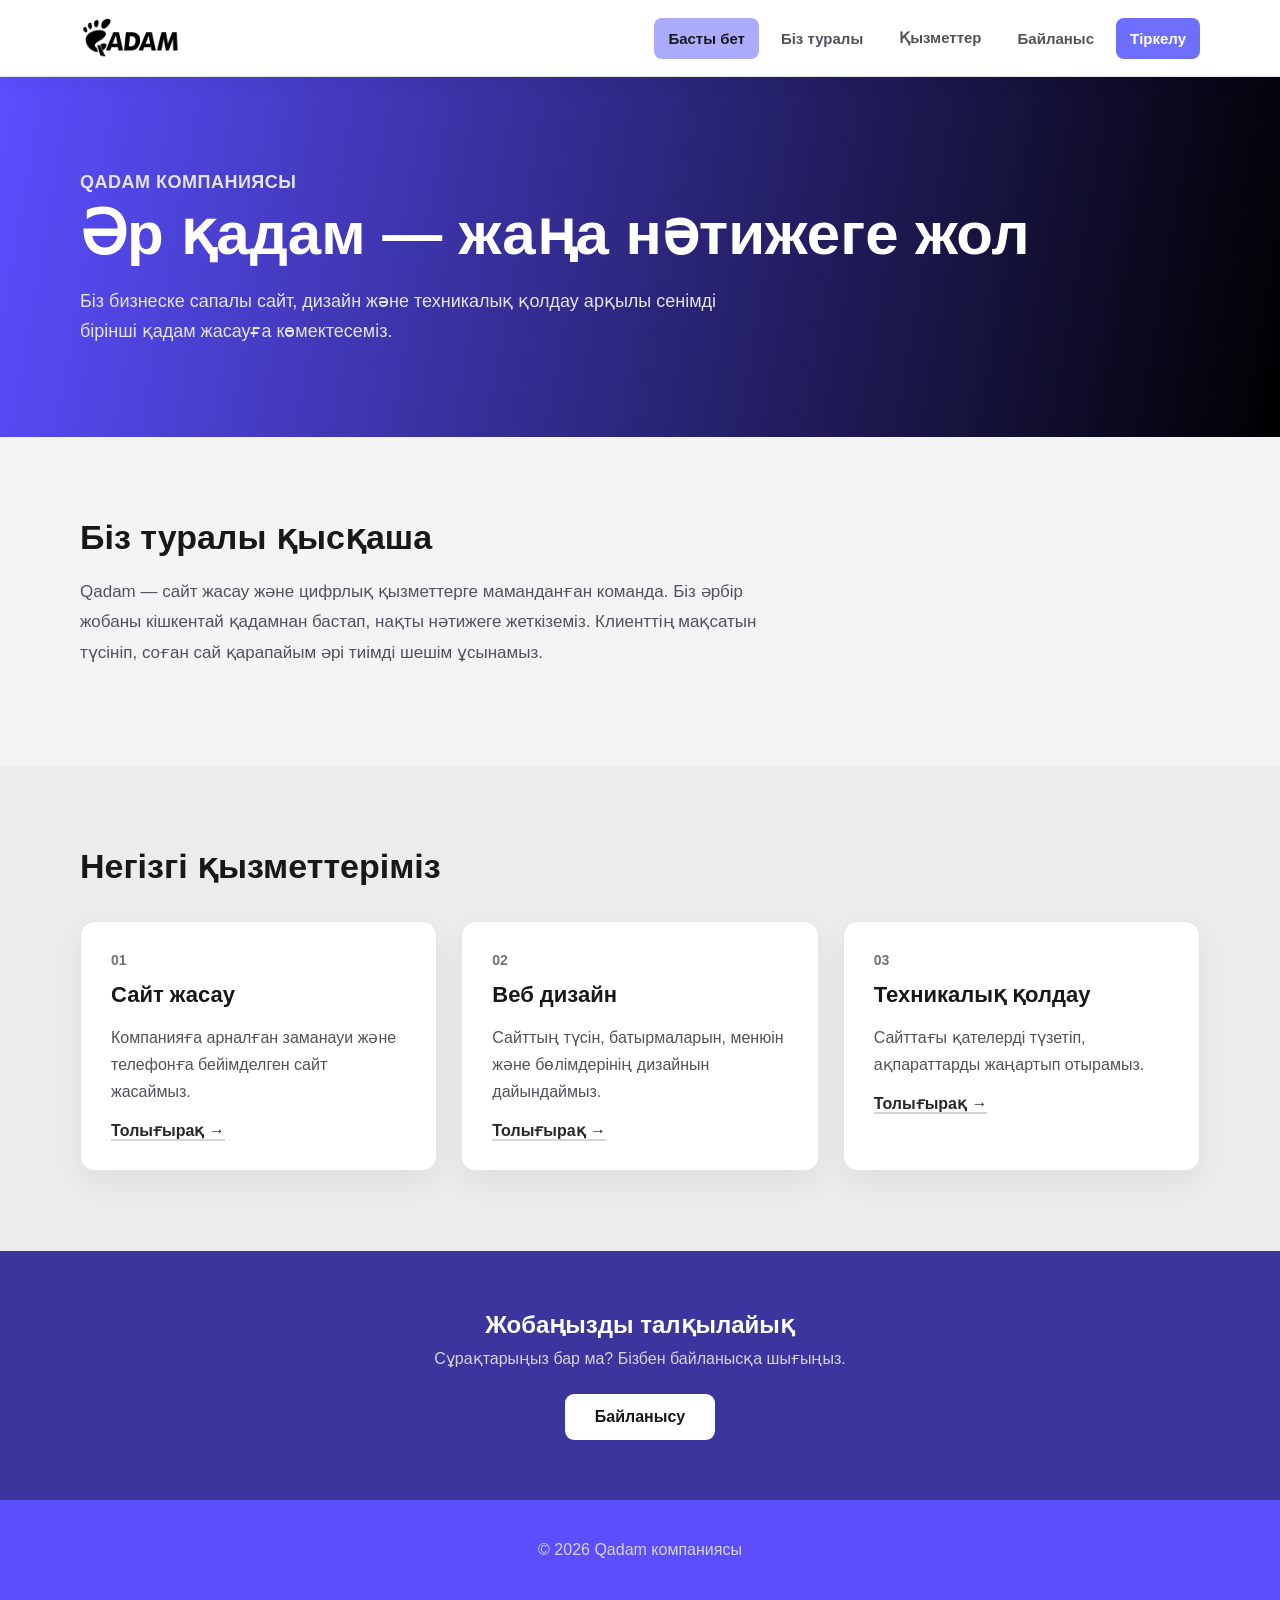
<file: index.html>
<!DOCTYPE html>
<html lang="kk">
<head>
 <meta charset="UTF-8">
 <meta name="viewport" content="width=device-width, initial-scale=1.0">
 <title>Басты бет | Qadam</title>
 <link rel="stylesheet" href="style.min.css">
</head>
<body>

 <header class="site-header">
 <div class="header-container">
 <a href="index.html" class="site-logo">
 <img src="WhatsApp Image 2026-09-09 at 12.26.31-Photoroom.png" alt="Qadam логотипі">

 </a>

 <nav class="main-menu">
 <a href="index.html" class="active">Басты бет</a>
 <a href="about.html">Біз туралы</a>
 <a href="services.html">Қызметтер</a>
 <a href="contact.html">Байланыс</a>
 <a href="register.html" class="register-link">Тіркелу</a>
 </nav>
 </div>
 </header>

 <main>
 <section class="page-banner">
 <div class="content-container">
 <p class="page-label">Qadam компаниясы</p>
 <h1>Әр қадам — жаңа нәтижеге жол</h1>
 <p>
 Біз бизнеске сапалы сайт, дизайн және техникалық қолдау
 арқылы сенімді бірінші қадам жасауға көмектесеміз.
 </p>
 </div>
 </section>

 <section class="block">
 <div class="content-container">
 <h2>Біз туралы қысқаша</h2>
 <p class="lead">
 Qadam — сайт жасау және цифрлық қызметтерге маманданған
 команда. Біз әрбір жобаны кішкентай қадамнан бастап,
 нақты нәтижеге жеткіземіз. Клиенттің мақсатын түсініп,
 соған сай қарапайым әрі тиімді шешім ұсынамыз.
 </p>
 </div>
 </section>

 <section class="block alt">
 <div class="content-container">
 <h2>Негізгі қызметтеріміз</h2>
 <div class="services-grid">
 <article class="service-card">
 <div class="service-number">01</div>
 <h3>Сайт жасау</h3>
 <p>
 Компанияға арналған заманауи және
 телефонға бейімделген сайт жасаймыз.
 </p>
 <a href="services.html">Толығырақ →</a>
 </article>
 <article class="service-card">
 <div class="service-number">02</div>
 <h3>Веб дизайн</h3>
 <p>
 Сайттың түсін, батырмаларын, менюін
 және бөлімдерінің дизайнын дайындаймыз.
 </p>
 <a href="services.html">Толығырақ →</a>
 </article>
 <article class="service-card">
 <div class="service-number">03</div>
 <h3>Техникалық қолдау</h3>
 <p>
 Сайттағы қателерді түзетіп,
 ақпараттарды жаңартып отырамыз.
 </p>
 <a href="services.html">Толығырақ →</a>
 </article>
 </div>
 </div>
 </section>

 <section class="cta-banner">
 <div class="content-container">
 <h2>Жобаңызды талқылайық</h2>
 <p>Сұрақтарыңыз бар ма? Бізбен байланысқа шығыңыз.</p>
 <a href="contact.html" class="cta-button">Байланысу</a>
 </div>
 </section>
 </main>

 <footer class="site-footer">
 <p>© 2026 Qadam компаниясы</p>
 </footer>

</body>
</html>
</file>
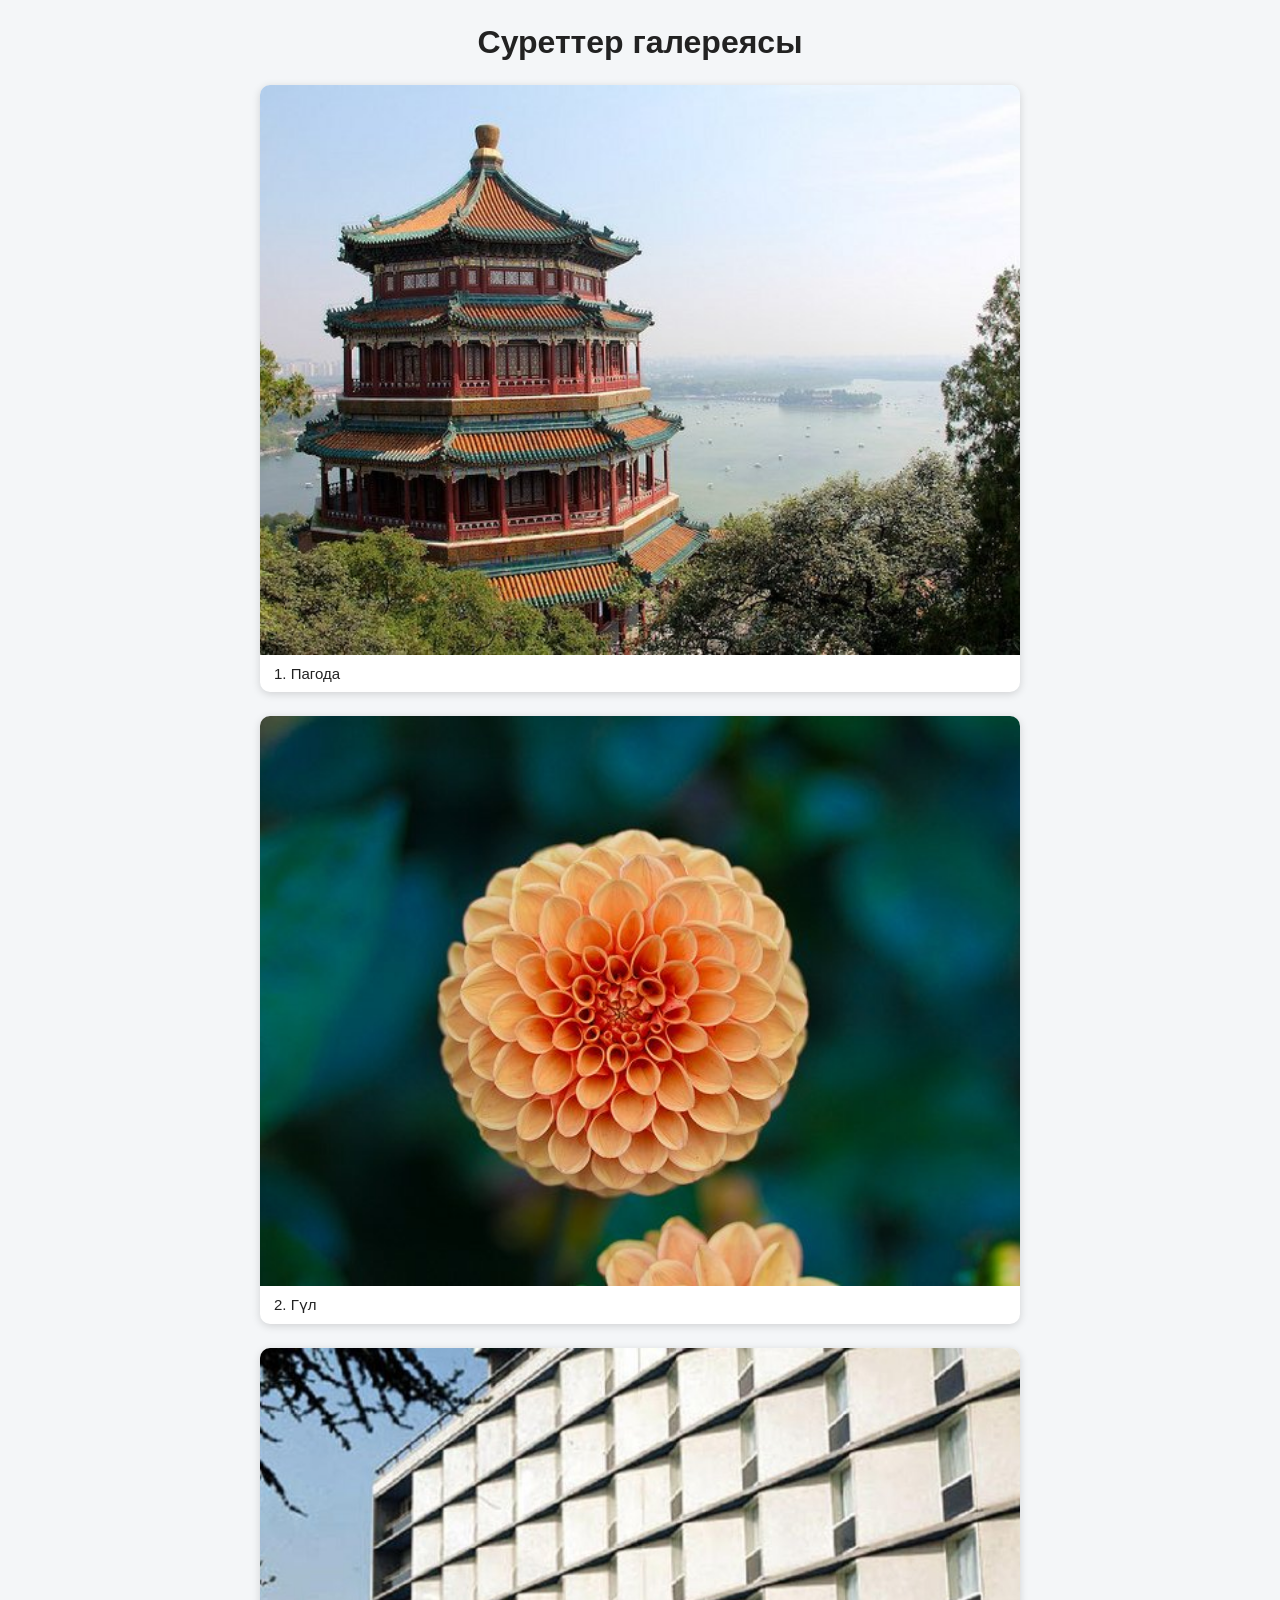
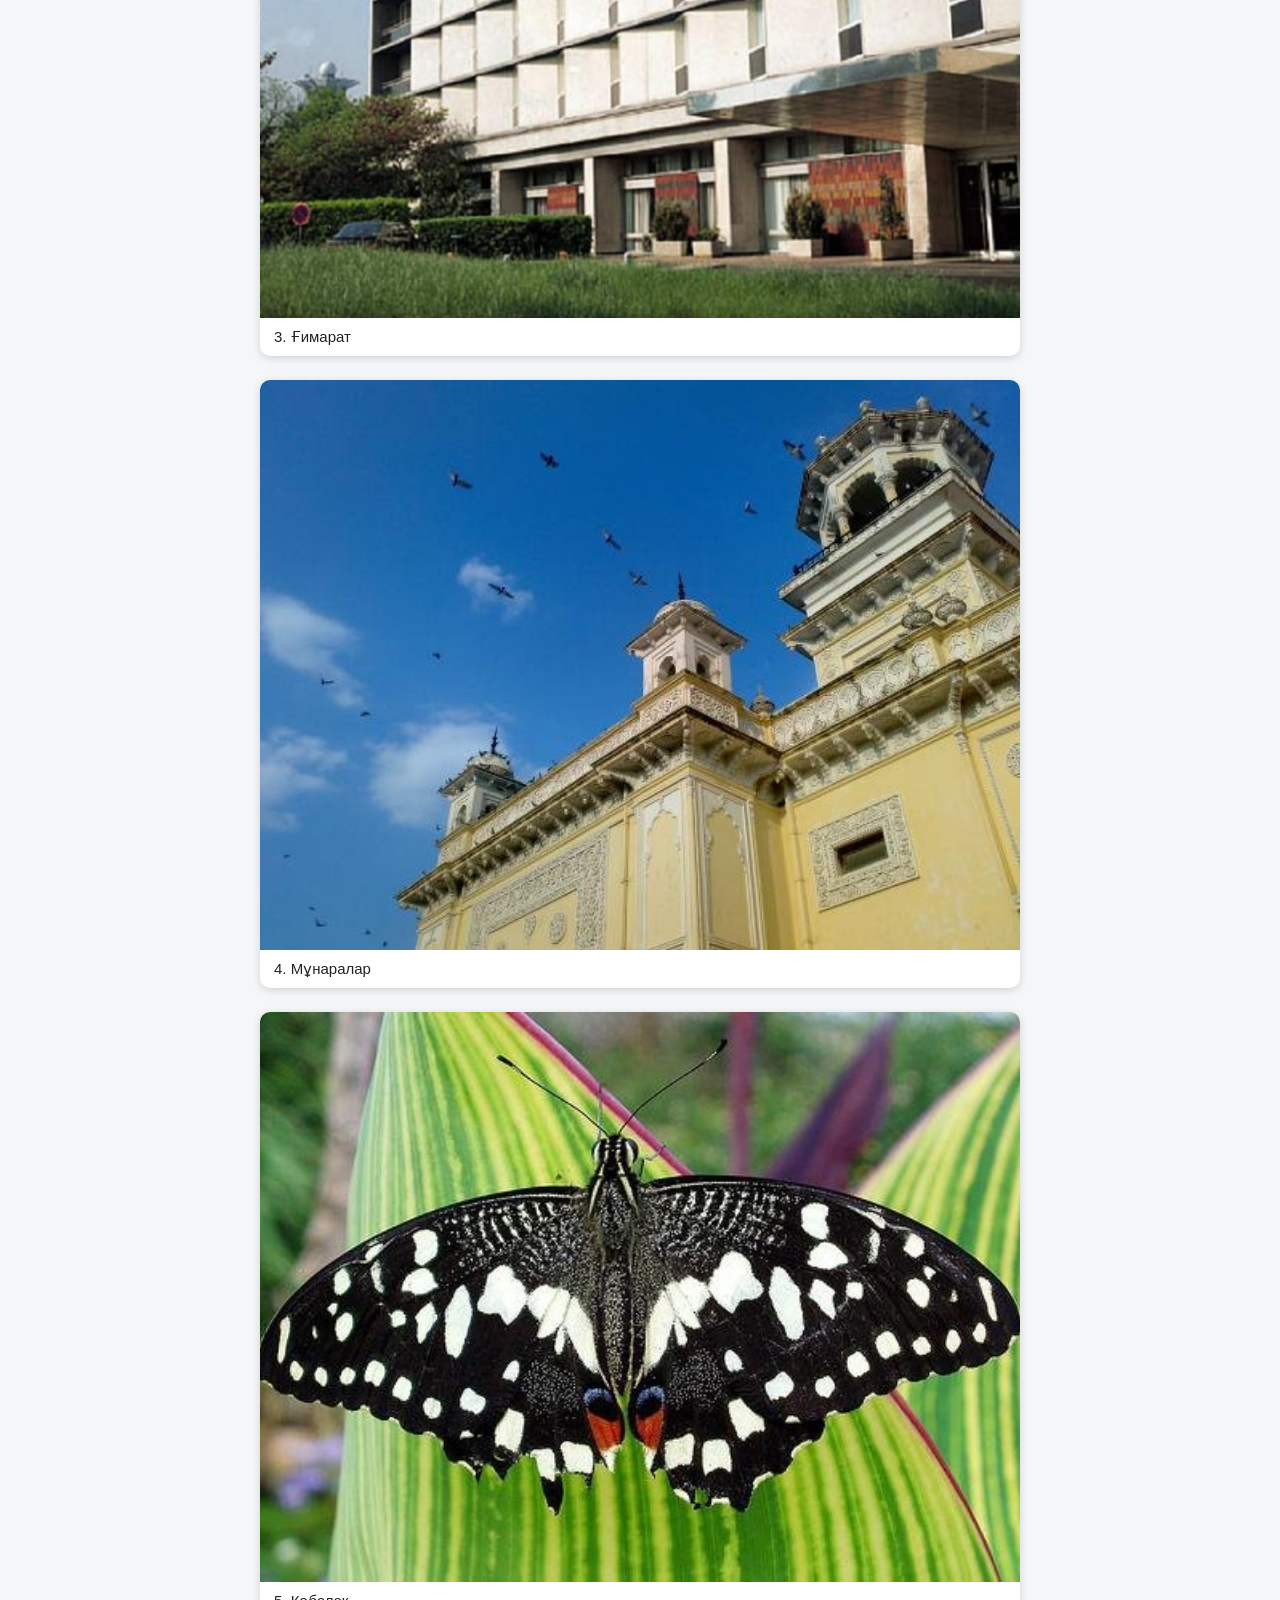
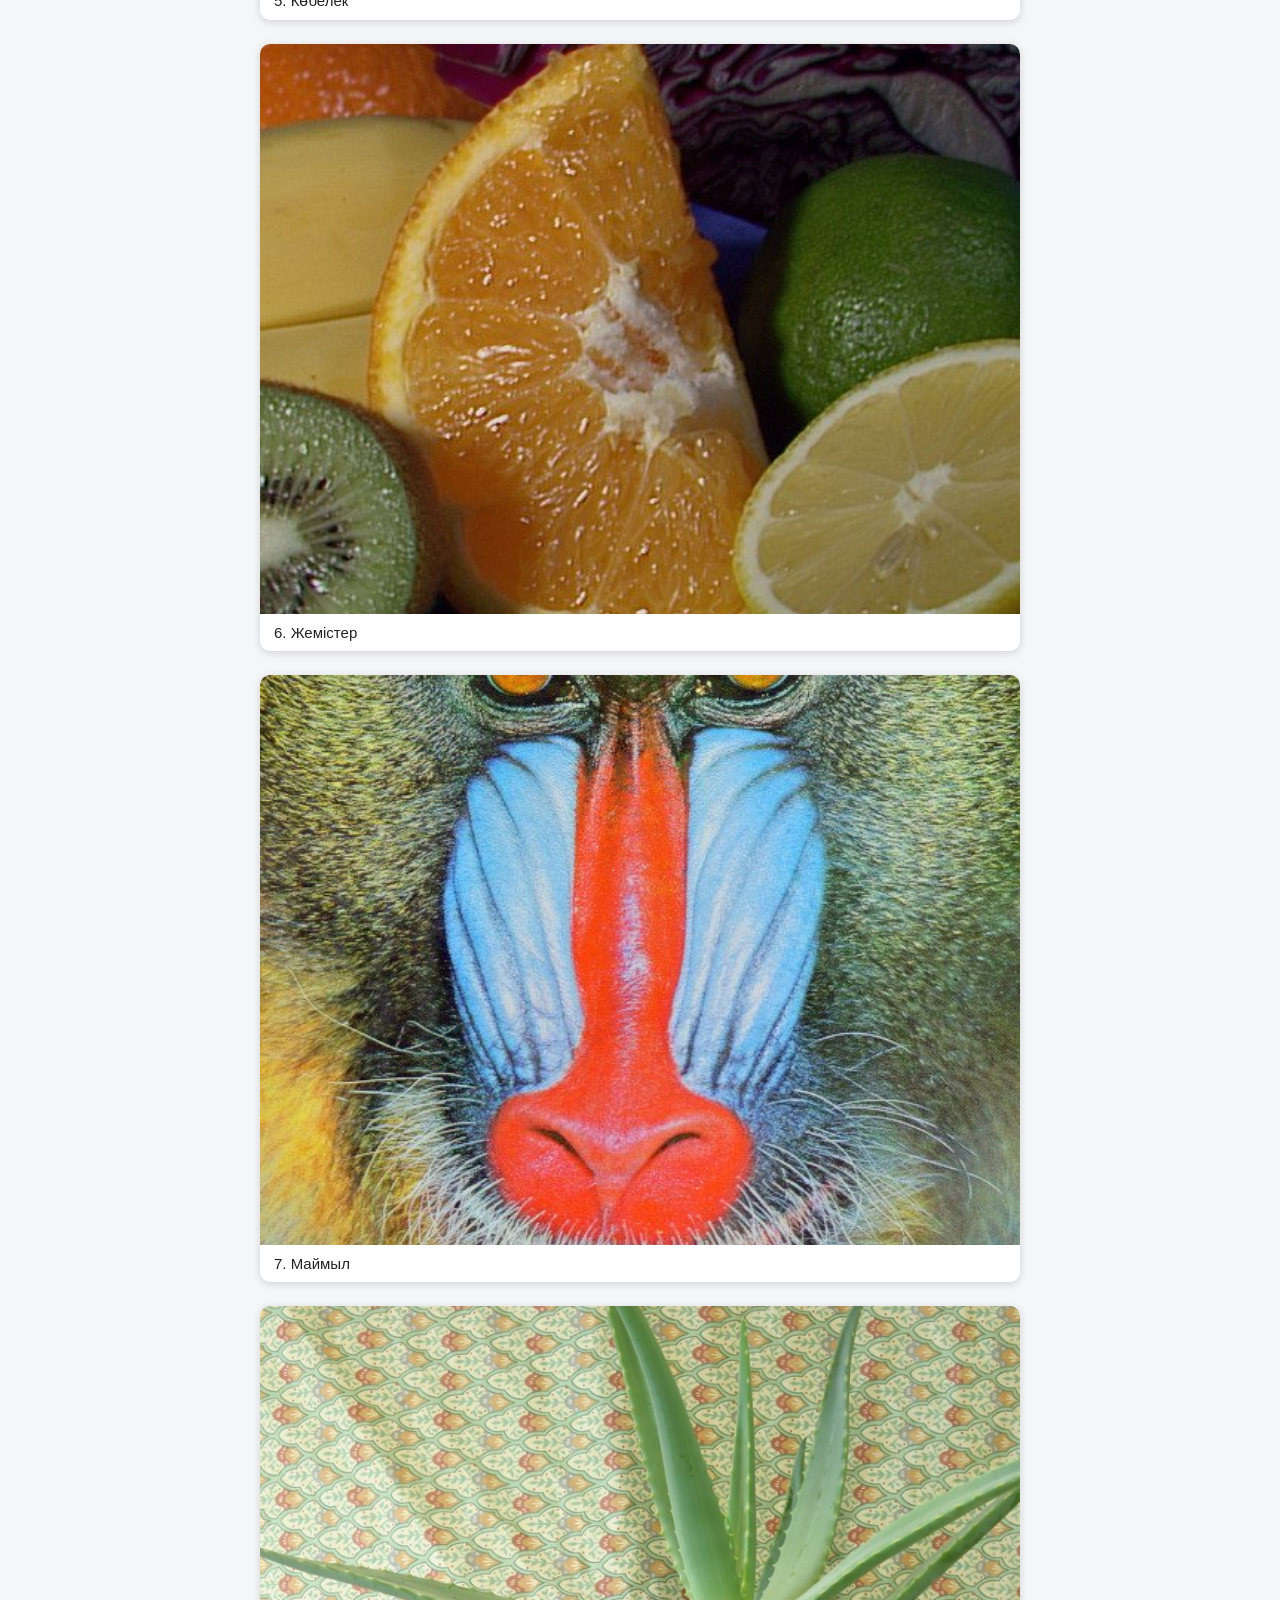
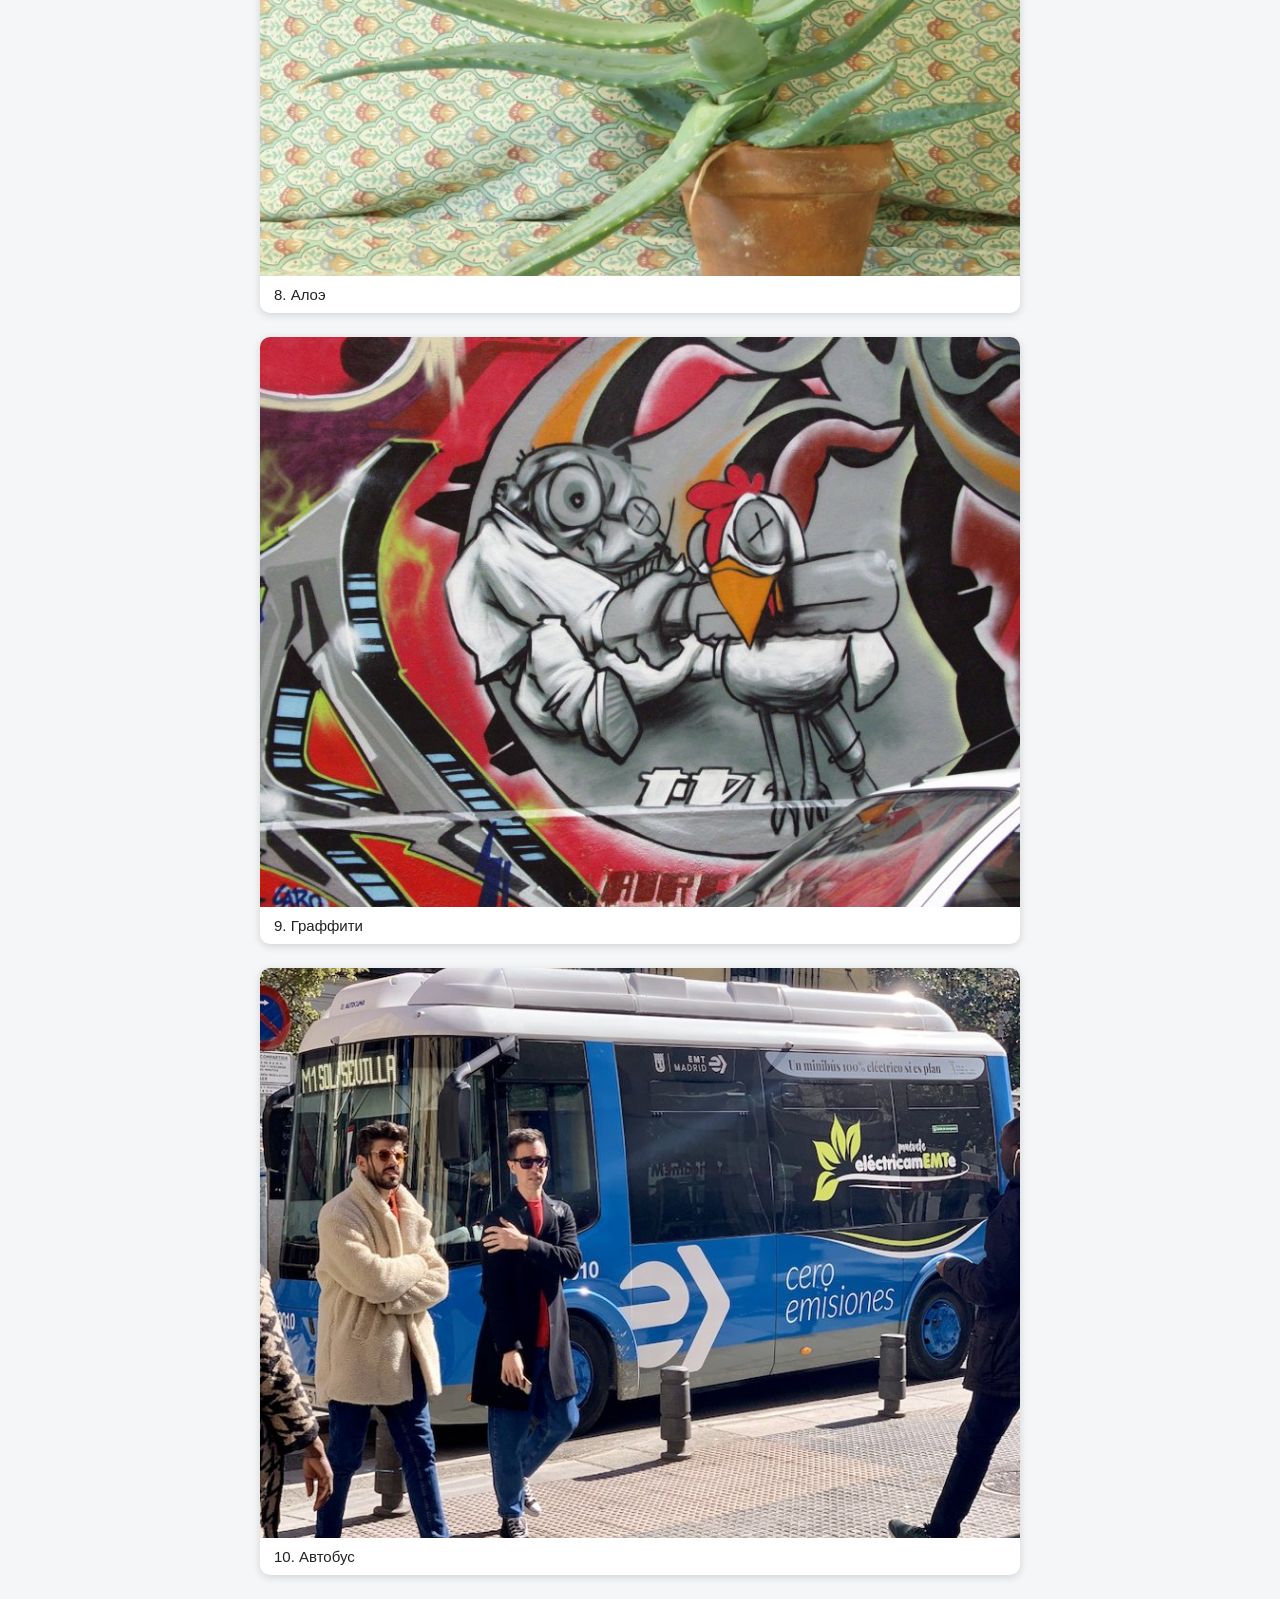
<file: docs/index.html>
<!DOCTYPE html>
<html lang="kk">
<head>
  <meta charset="UTF-8">
  <meta name="viewport" content="width=device-width, initial-scale=1">
  <title>Суреттер галереясы</title>
  <style>
    * { box-sizing: border-box; }
    body {
      margin: 0;
      padding: 24px;
      font-family: Arial, sans-serif;
      background: #f4f6f8;
      color: #222;
    }
    h1 { text-align: center; margin: 0 0 24px; }
    .gallery {
      max-width: 760px;
      margin: 0 auto;
      display: grid;
      grid-template-columns: repeat(auto-fill, minmax(min(100%, 560px), 1fr));
      gap: 24px;
    }
    figure {
      margin: 0;
      background: #fff;
      border-radius: 10px;
      overflow: hidden;
      box-shadow: 0 2px 8px rgba(0, 0, 0, .15);
    }
    img {
      display: block;
      width: 100%;
      height: auto;
      aspect-ratio: 4 / 3;
      object-fit: cover;
    }
    figcaption { padding: 10px 14px; font-size: 15px; }
  </style>
</head>
<body>
  <h1>Суреттер галереясы</h1>
  <main>
    <section class="gallery">
        <figure>
          <img
          src="images/photo1.jpg"
          alt="Қытайдағы көл жағасындағы дәстүрлі пагода"
          width="600"
          height="400"
          >
          <figcaption>1. Пагода</figcaption>
        </figure>
        <figure>
          <img
          src="images/photo2.jpg"
          alt="Қызғылт сары далия гүлі"
          width="600"
          height="400"
          >
          <figcaption>2. Гүл</figcaption>
        </figure>
        <figure>
          <img
          src="images/photo3.jpg"
          alt="Заманауи қонақүй ғимараты"
          width="600"
          height="400"
          >
          <figcaption>3. Ғимарат</figcaption>
        </figure>
        <figure>
          <img
          src="images/photo4.jpg"
          alt="Көгілдір аспандағы сарғыш мешіт мұнаралары"
          width="600"
          height="400"
          loading="lazy"
          >
          <figcaption>4. Мұнаралар</figcaption>
        </figure>
        <figure>
          <img
          src="images/photo5.jpg"
          alt="Жапырақтағы қара көбелек"
          width="600"
          height="400"
          loading="lazy"
          >
          <figcaption>5. Көбелек</figcaption>
        </figure>
        <figure>
          <img
          src="images/photo6.jpg"
          alt="Үстелдегі жеміс-жидектер"
          width="600"
          height="400"
          loading="lazy"
          >
          <figcaption>6. Жемістер</figcaption>
        </figure>
        <figure>
          <img
          src="images/photo7.jpg"
          alt="Маймылдың портреті"
          width="600"
          height="400"
          loading="lazy"
          >
          <figcaption>7. Маймыл</figcaption>
        </figure>
        <figure>
          <img
          src="images/photo8.jpg"
          alt="Құмырадағы алоэ өсімдігі"
          width="600"
          height="400"
          loading="lazy"
          >
          <figcaption>8. Алоэ</figcaption>
        </figure>
        <figure>
          <img
          src="images/photo9.jpg"
          alt="Қабырғадағы граффити суреті"
          width="600"
          height="400"
          loading="lazy"
          >
          <figcaption>9. Граффити</figcaption>
        </figure>
        <figure>
          <img
          src="images/photo10.jpg"
          alt="Қала көшесіндегі көк автобус"
          width="600"
          height="400"
          loading="lazy"
          >
          <figcaption>10. Автобус</figcaption>
        </figure>
    </section>
  </main>
</body>
</html>
</file>
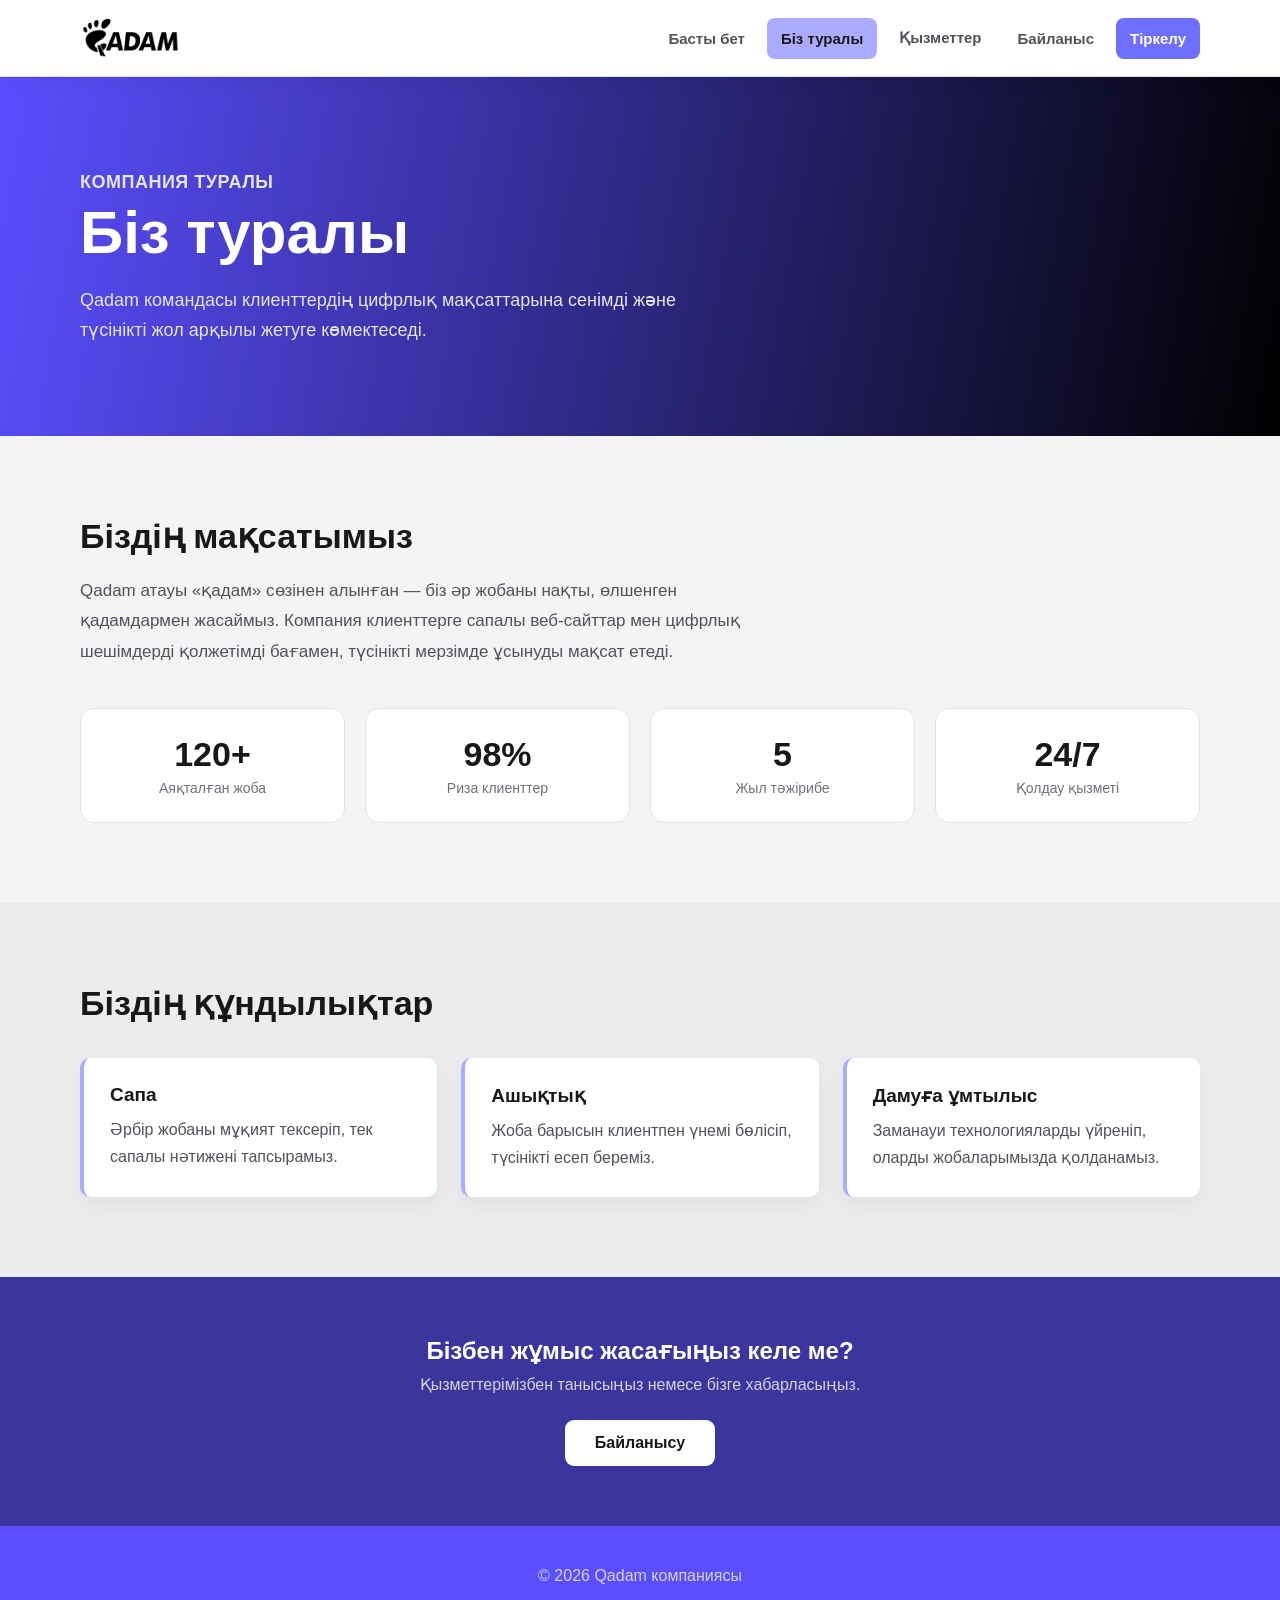
<file: about.html>
<!DOCTYPE html>
<html lang="kk">
<head>
 <meta charset="UTF-8">
 <meta name="viewport" content="width=device-width, initial-scale=1.0">
 <title>Біз туралы | Qadam</title>
 <link rel="stylesheet" href="style.min.css">
</head>
<body>

 <header class="site-header">
 <div class="header-container">
 <a href="index.html" class="site-logo">
 <img src="WhatsApp Image 2026-09-09 at 12.26.31-Photoroom.png" alt="Qadam логотипі">

 </a>

 <nav class="main-menu">
 <a href="index.html">Басты бет</a>
 <a href="about.html" class="active">Біз туралы</a>
 <a href="services.html">Қызметтер</a>
 <a href="contact.html">Байланыс</a>
 <a href="register.html" class="register-link">Тіркелу</a>
 </nav>
 </div>
 </header>

 <main>
 <section class="page-banner">
 <div class="content-container">
 <p class="page-label">Компания туралы</p>
 <h1>Біз туралы</h1>
 <p>
 Qadam командасы клиенттердің цифрлық мақсаттарына
 сенімді және түсінікті жол арқылы жетуге көмектеседі.
 </p>
 </div>
 </section>

 <section class="block">
 <div class="content-container">
 <h2>Біздің мақсатымыз</h2>
 <p class="lead">
 Qadam атауы «қадам» сөзінен алынған — біз әр жобаны
 нақты, өлшенген қадамдармен жасаймыз. Компания
 клиенттерге сапалы веб-сайттар мен цифрлық шешімдерді
 қолжетімді бағамен, түсінікті мерзімде ұсынуды мақсат
 етеді.
 </p>

 <div class="stats-grid">
 <div class="stat-card">
 <div class="stat-number">120+</div>
 <div class="stat-label">Аяқталған жоба</div>
 </div>
 <div class="stat-card">
 <div class="stat-number">98%</div>
 <div class="stat-label">Риза клиенттер</div>
 </div>
 <div class="stat-card">
 <div class="stat-number">5</div>
 <div class="stat-label">Жыл тәжірибе</div>
 </div>
 <div class="stat-card">
 <div class="stat-number">24/7</div>
 <div class="stat-label">Қолдау қызметі</div>
 </div>
 </div>
 </div>
 </section>

 <section class="block alt">
 <div class="content-container">
 <h2>Біздің құндылықтар</h2>
 <div class="values-grid">
 <div class="value-card">
 <h3>Сапа</h3>
 <p>
 Әрбір жобаны мұқият тексеріп, тек сапалы
 нәтижені тапсырамыз.
 </p>
 </div>
 <div class="value-card">
 <h3>Ашықтық</h3>
 <p>
 Жоба барысын клиентпен үнемі бөлісіп,
 түсінікті есеп береміз.
 </p>
 </div>
 <div class="value-card">
 <h3>Дамуға ұмтылыс</h3>
 <p>
 Заманауи технологияларды үйреніп,
 оларды жобаларымызда қолданамыз.
 </p>
 </div>
 </div>
 </div>
 </section>

 <section class="cta-banner">
 <div class="content-container">
 <h2>Бізбен жұмыс жасағыңыз келе ме?</h2>
 <p>Қызметтерімізбен танысыңыз немесе бізге хабарласыңыз.</p>
 <a href="contact.html" class="cta-button">Байланысу</a>
 </div>
 </section>
 </main>

 <footer class="site-footer">
 <p>© 2026 Qadam компаниясы</p>
 </footer>

</body>
</html>
</file>
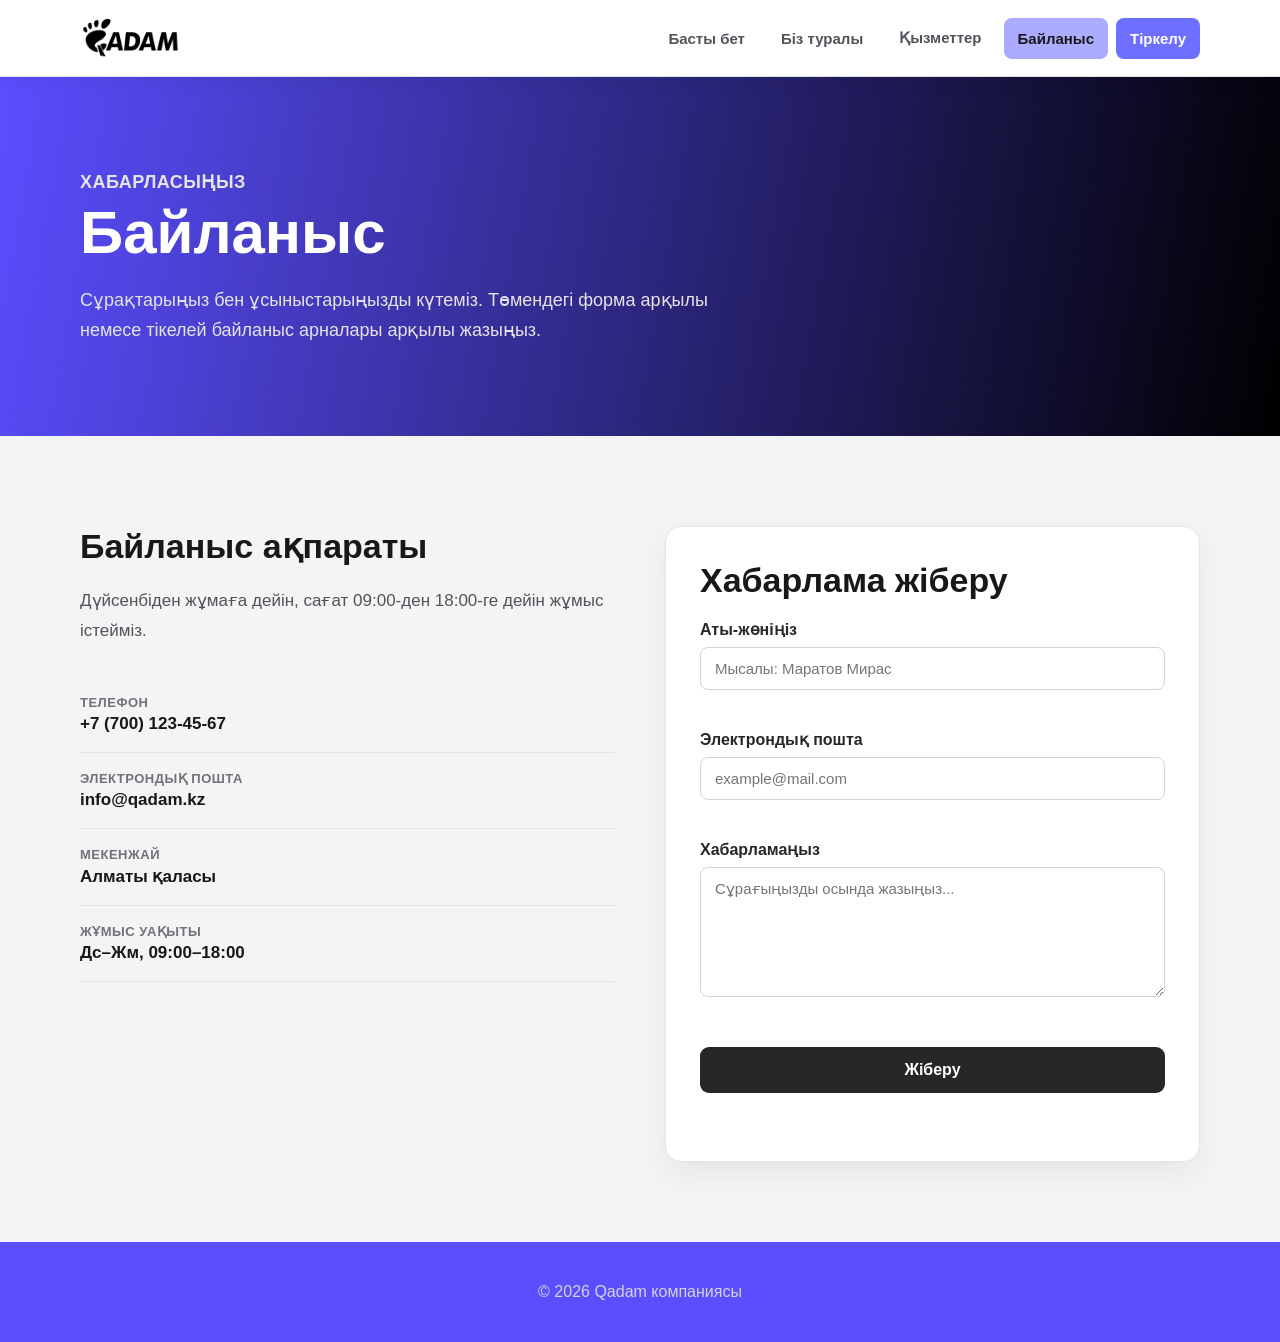
<file: contact.html>
<!DOCTYPE html>
<html lang="kk">
<head>
 <meta charset="UTF-8">
 <meta name="viewport" content="width=device-width, initial-scale=1.0">
 <title>Байланыс | Qadam</title>
 <link rel="stylesheet" href="style.min.css">
</head>
<body>

 <header class="site-header">
 <div class="header-container">
 <a href="index.html" class="site-logo">
 <img src="WhatsApp Image 2026-09-09 at 12.26.31-Photoroom.png" alt="Qadam логотипі">

 </a>

 <nav class="main-menu">
 <a href="index.html">Басты бет</a>
 <a href="about.html">Біз туралы</a>
 <a href="services.html">Қызметтер</a>
 <a href="contact.html" class="active">Байланыс</a>
 <a href="register.html" class="register-link">Тіркелу</a>
 </nav>
 </div>
 </header>

 <main>
 <section class="page-banner">
 <div class="content-container">
 <p class="page-label">Хабарласыңыз</p>
 <h1>Байланыс</h1>
 <p>
 Сұрақтарыңыз бен ұсыныстарыңызды күтеміз.
 Төмендегі форма арқылы немесе тікелей байланыс
 арналары арқылы жазыңыз.
 </p>
 </div>
 </section>

 <section class="block">
 <div class="content-container">
 <div class="contact-layout">

 <div class="contact-details">
 <h2>Байланыс ақпараты</h2>
 <p class="lead">
 Дүйсенбіден жұмаға дейін, сағат 09:00-ден
 18:00-ге дейін жұмыс істейміз.
 </p>

 <ul class="contact-info-list">
 <li>
 <span class="label">Телефон</span>
 <span class="value">+7 (700) 123-45-67</span>
 </li>
 <li>
 <span class="label">Электрондық пошта</span>
 <span class="value">info@qadam.kz</span>
 </li>
 <li>
 <span class="label">Мекенжай</span>
 <span class="value">Алматы қаласы</span>
 </li>
 <li>
 <span class="label">Жұмыс уақыты</span>
 <span class="value">Дс–Жм, 09:00–18:00</span>
 </li>
 </ul>
 </div>

 <form id="contactForm" class="contact-form" novalidate>
 <h2>Хабарлама жіберу</h2>

 <div class="form-group">
 <label for="name">Аты-жөніңіз</label>
 <input id="name" name="name" type="text" placeholder="Мысалы: Маратов Мирас">
 <small class="error"></small>
 </div>

 <div class="form-group">
 <label for="contactEmail">Электрондық пошта</label>
 <input id="contactEmail" name="contactEmail" type="email" placeholder="example@mail.com">
 <small class="error"></small>
 </div>

 <div class="form-group">
 <label for="message">Хабарламаңыз</label>
 <textarea id="message" name="message" placeholder="Сұрағыңызды осында жазыңыз..."></textarea>
 <small class="error"></small>
 </div>

 <button class="submit-button" type="submit">Жіберу</button>

 <p id="contactFormMessage" class="form-message" aria-live="polite"></p>
 </form>

 </div>
 </div>
 </section>
 </main>

 <footer class="site-footer">
 <p>© 2026 Qadam компаниясы</p>
 </footer>

 <script src="contact.min.js" defer></script>
</body>
</html>
</file>
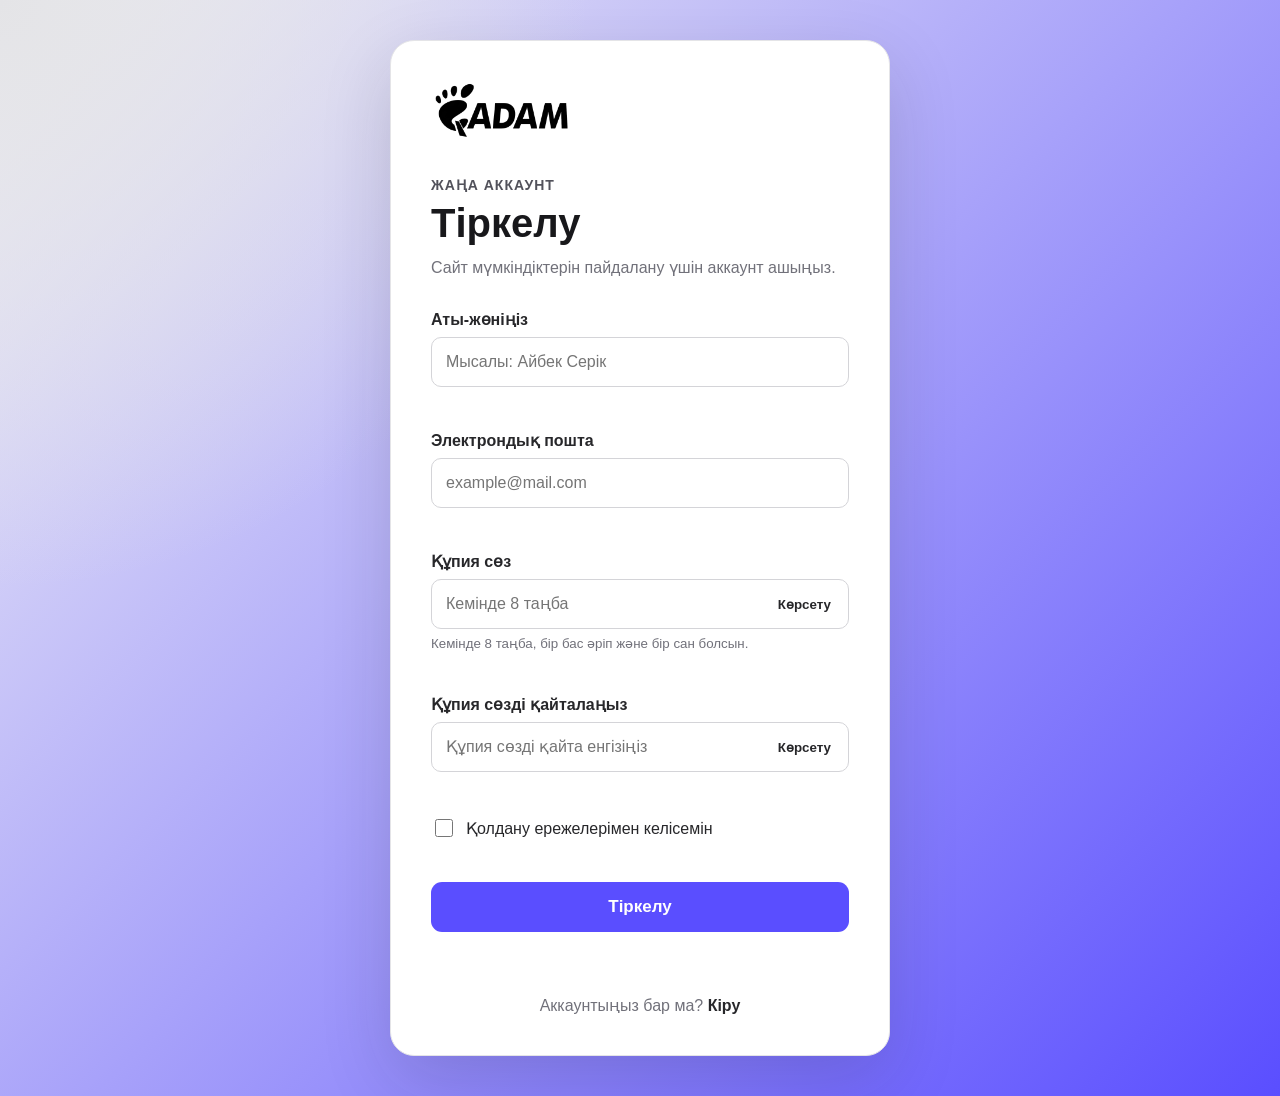
<file: register.html>
<!DOCTYPE html>
<html lang="kk">
<head>
 <meta charset="UTF-8">
 <meta name="viewport" content="width=device-width, initial-scale=1.0">

 <title>Тіркелу | Qadam</title>

 <link rel="stylesheet" href="register.min.css">
 <script src="register.min.js" defer></script>
</head>

<body>

 <main class="register-page">
 <section class="register-card">

 <a class="logo" href="index.html">
 <img src="WhatsApp Image 2026-09-09 at 12.26.31-Photoroom.png" alt="Qadam логотипі">
 </a>

 <div class="heading">
 <p class="label">Жаңа аккаунт</p>
 <h1>Тіркелу</h1>
 <p>Сайт мүмкіндіктерін пайдалану үшін аккаунт ашыңыз.</p>
 </div>

 <form id="registerForm" novalidate>

 <div class="form-group">
 <label for="fullName">Аты-жөніңіз</label>

 <input
 id="fullName"
 name="fullName"
 type="text"
 placeholder="Мысалы: Айбек Серік"
 autocomplete="name"
 >

 <small class="error"></small>
 </div>

 <div class="form-group">
 <label for="email">Электрондық пошта</label>

 <input
 id="email"
 name="email"
 type="email"
 placeholder="example@mail.com"
 autocomplete="email"
 >

 <small class="error"></small>
 </div>

 <div class="form-group">
 <label for="password">Құпия сөз</label>

 <div class="password-box">
 <input
 id="password"
 name="password"
 type="password"
 placeholder="Кемінде 8 таңба"
 autocomplete="new-password"
 >

 <button
 class="show-password"
 type="button"
 data-target="password"
 >
Көрсету
 </button>
 </div>

 <small class="hint">
Кемінде 8 таңба, бір бас әріп және бір сан болсын.
 </small>

 <small class="error"></small>
 </div>

 <div class="form-group">
 <label for="confirmPassword">Құпия сөзді қайталаңыз</label>

 <div class="password-box">
 <input
 id="confirmPassword"
 name="confirmPassword"
 type="password"
 placeholder="Құпия сөзді қайта енгізіңіз"
 autocomplete="new-password"
 >

 <button
 class="show-password"
 type="button"
 data-target="confirmPassword"
 >
Көрсету
 </button>
</div>

 <small class="error"></small>
 </div>

 <label class="terms">
 <input id="terms" name="terms" type="checkbox">
 <span>Қолдану ережелерімен келісемін</span>
 </label>

 <small id="termsError" class="error"></small>

 <button class="submit-button" type="submit">
Тіркелу
 </button>

 <p id="formMessage" class="form-message" aria-live="polite"></p>

 </form>

 <p class="login-link">
Аккаунтыңыз бар ма?
 <a href="#">Кіру</a>
</p>

 </section>
 </main>

</body>
</html>
</file>
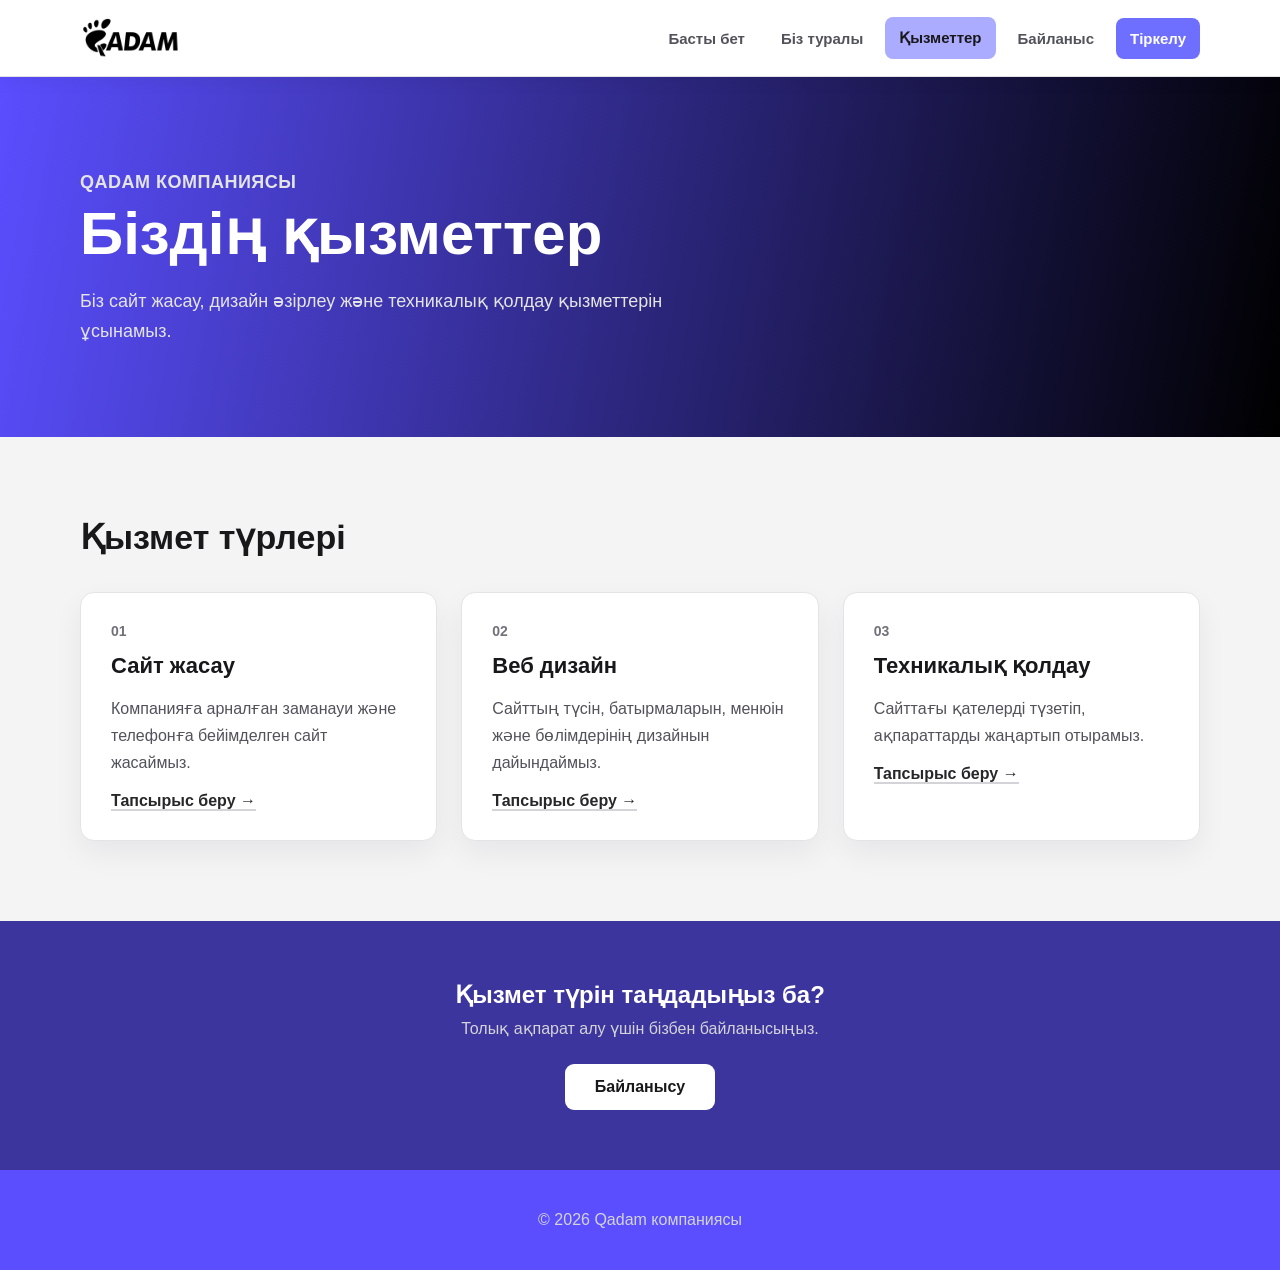
<file: services.html>
<!DOCTYPE html>
<html lang="kk">
<head>
 <meta charset="UTF-8">
 <meta name="viewport" content="width=device-width, initial-scale=1.0">
 <title>Қызметтер | Qadam</title>
 <link rel="stylesheet" href="style.min.css">
</head>
<body>

 <header class="site-header">
 <div class="header-container">
 <a href="index.html" class="site-logo">
 <img src="WhatsApp Image 2026-09-09 at 12.26.31-Photoroom.png" alt="Qadam логотипі">
 </a>

 <nav class="main-menu">
 <a href="index.html">Басты бет</a>
 <a href="about.html">Біз туралы</a>
 <a href="services.html" class="active">Қызметтер</a>
 <a href="contact.html">Байланыс</a>
 <a href="register.html" class="register-link">Тіркелу</a>
 </nav>
 </div>
 </header>

 <main>
 <section class="page-banner">
 <div class="content-container">
 <p class="page-label">Qadam компаниясы</p>
 <h1>Біздің қызметтер</h1>
 <p>
 Біз сайт жасау, дизайн әзірлеу және
 техникалық қолдау қызметтерін ұсынамыз.
 </p>
 </div>
 </section>

 <section class="block">
 <div class="content-container">
 <h2>Қызмет түрлері</h2>
 <div class="services-grid">
 <article class="service-card">
 <div class="service-number">01</div>
 <h3>Сайт жасау</h3>
 <p>
 Компанияға арналған заманауи және
 телефонға бейімделген сайт жасаймыз.
 </p>
 <a href="contact.html">Тапсырыс беру →</a>
 </article>
 <article class="service-card">
 <div class="service-number">02</div>
 <h3>Веб дизайн</h3>
 <p>
 Сайттың түсін, батырмаларын, менюін
 және бөлімдерінің дизайнын дайындаймыз.
 </p>
 <a href="contact.html">Тапсырыс беру →</a>
 </article>
 <article class="service-card">
 <div class="service-number">03</div>
 <h3>Техникалық қолдау</h3>
 <p>
 Сайттағы қателерді түзетіп,
 ақпараттарды жаңартып отырамыз.
 </p>
 <a href="contact.html">Тапсырыс беру →</a>
 </article>
 </div>
 </div>
 </section>

 <section class="cta-banner">
 <div class="content-container">
 <h2>Қызмет түрін таңдадыңыз ба?</h2>
 <p>Толық ақпарат алу үшін бізбен байланысыңыз.</p>
 <a href="contact.html" class="cta-button">Байланысу</a>
 </div>
 </section>
 </main>

 <footer class="site-footer">
 <p>© 2026 Qadam компаниясы</p>
 </footer>

</body>
</html>
</file>
<file: style.min.css>
*{box-sizing:border-box}html{scroll-behavior:smooth}body{margin:0;font-family:Arial,sans-serif;color:#5b517e;background-color:#f4f4f5}.site-header{position:sticky;top:0;z-index:1000;background-color:#ffffff;border-bottom:1px solid #e2e2e5;box-shadow:0 4px 18px rgba(0,0,0,.05)}.header-container{width:min(1120px,92%);min-height:76px;margin:0 auto;display:flex;align-items:center;justify-content:space-between;gap:30px}.site-logo{display:flex;align-items:center;gap:10px;color:#27272a;font-size:22px;font-weight:800;text-decoration:none}.site-logo img{height:40px;width:auto}.main-menu{display:flex;align-items:center;gap:8px}.main-menu a{padding:12px 14px;color:#52525b;font-size:15px;font-weight:600;text-decoration:none;border-radius:8px;transition:.2s}.main-menu a:hover{color:#18181b;background-color:#f1f1f2}.main-menu a.active{color:#18181b;background-color:#ababff}.main-menu .register-link{color:#ffffff;background-color:#6e6eff}.main-menu .register-link:hover{color:#ffffff;background-color:#6e6eff}.page-banner{padding:90px 0;color:#ffffff;background:linear-gradient(100deg,#5a4eff,#000000)}.content-container{width:min(1120px,92%);margin:0 auto}.page-label{margin:0 0 12px;color:#d4d4d8;font-weight:700;text-transform:uppercase;letter-spacing:.5px}.page-banner h1{margin:0 0 18px;font-size:clamp(36px,6vw,60px)}.page-banner p{max-width:650px;margin-bottom:0;font-size:18px;line-height:1.7;color:#e4e4e7}section.block{padding:80px 0}section.block.alt{background-color:#ececee}.block h2{margin-top:0;margin-bottom:20px;font-size:34px;color:#18181b}.block .lead{max-width:700px;color:#52525b;line-height:1.8;font-size:17px}.services-grid{display:grid;grid-template-columns:repeat(3,1fr);gap:24px;margin-top:35px}.service-card{padding:30px;background-color:#ffffff;border:1px solid #e4e4e7;border-radius:14px;box-shadow:0 12px 30px rgba(24,24,27,.06);transition:.25s}.service-card:hover{transform:translateY(-6px);box-shadow:0 18px 40px rgba(24,24,27,.12)}.service-number{color:#71717a;font-size:14px;font-weight:800}.service-card h3{margin:14px 0;font-size:22px;color:#18181b}.service-card p{color:#52525b;line-height:1.7}.service-card a{color:#27272a;font-weight:700;text-decoration:none;border-bottom:2px solid #d4d4d8}.service-card a:hover{border-color:#27272a}.stats-grid{display:grid;grid-template-columns:repeat(4,1fr);gap:20px;margin-top:40px}.stat-card{padding:26px;text-align:center;background-color:#ffffff;border:1px solid #e4e4e7;border-radius:14px}.stat-number{font-size:34px;font-weight:800;color:#18181b}.stat-label{margin-top:6px;color:#71717a;font-size:14px}.values-grid{display:grid;grid-template-columns:repeat(3,1fr);gap:24px;margin-top:35px}.value-card{padding:26px;background-color:#ffffff;border-left:4px solid #ababff;border-radius:10px;box-shadow:0 8px 20px rgba(24,24,27,.05)}.value-card h3{margin:0 0 10px;font-size:19px;color:#18181b}.value-card p{margin:0;color:#52525b;line-height:1.7}.contact-layout{display:grid;grid-template-columns:1fr 1fr;gap:50px;margin-top:10px}.contact-info-list{list-style:none;padding:0;margin:30px 0 0}.contact-info-list li{padding:18px 0;border-bottom:1px solid #e4e4e7}.contact-info-list .label{display:block;margin-bottom:4px;color:#71717a;font-size:13px;font-weight:700;text-transform:uppercase;letter-spacing:.5px}.contact-info-list .value{color:#18181b;font-size:17px;font-weight:600}.contact-form{padding:34px;background-color:#ffffff;border:1px solid #e4e4e7;border-radius:16px;box-shadow:0 12px 30px rgba(24,24,27,.06)}.contact-form .form-group{margin-bottom:18px}.contact-form label{display:block;margin-bottom:8px;font-weight:700;color:#27272a}.contact-form input,.contact-form textarea{width:100%;padding:12px 14px;font-family:inherit;font-size:15px;color:#1f2933;border:1px solid #d4d4d8;border-radius:8px;outline:none}.contact-form input:focus,.contact-form textarea:focus{border-color:#27272a;box-shadow:0 0 0 3px rgba(39,39,42,.1)}.contact-form input.invalid,.contact-form textarea.invalid{border-color:#b91c1c}.contact-form textarea{min-height:130px;resize:vertical}.contact-form .error{display:block;min-height:16px;margin-top:6px;color:#b91c1c;font-size:13px}.contact-form .submit-button{width:100%;margin-top:6px;padding:14px;color:#ffffff;background:#27272a;border:0;border-radius:9px;font-size:16px;font-weight:700;cursor:pointer}.contact-form .submit-button:hover{background:#18181b}.contact-form .form-message{min-height:22px;margin:12px 0 0;text-align:center;color:#52525b}.contact-form .form-message.success{color:#166534;font-weight:600}.cta-banner{padding:60px 0;text-align:center;color:#ffffff;background-color:#3c359e}.cta-banner h2{margin:0 0 10px;color:#ffffff}.cta-banner p{margin:0 0 26px;color:#d4d4d8}.cta-button{display:inline-block;padding:14px 30px;color:#18181b;background-color:#ffffff;border-radius:9px;font-weight:700;text-decoration:none}.cta-button:hover{background-color:#e4e4e7}.site-footer{padding:25px;color:#d4d4d8;text-align:center;background-color:#5a4eff}@media (max-width:800px){.header-container{padding:18px 0;align-items:flex-start;flex-direction:column}.main-menu{width:100%;flex-direction:column;align-items:stretch}.main-menu a{text-align:center}.services-grid,.values-grid{grid-template-columns:1fr}.stats-grid{grid-template-columns:repeat(2,1fr)}.contact-layout{grid-template-columns:1fr}.page-banner{padding:60px 0}}
</file>
<file: register.min.css>
*{box-sizing:border-box}body{margin:0;font-family:Arial,sans-serif;color:#1f2933;background:radial-gradient(circle at top left,#e4e4e7,transparent 35%),linear-gradient(135deg,#f4f4f5,#5a4eff)}.register-page{display:grid;min-height:100vh;padding:40px 20px;place-items:center}.register-card{width:100%;max-width:500px;padding:40px;background:white;border:1px solid #e4e4e7;border-radius:24px;box-shadow:0 24px 70px rgba(24,24,27,.15)}.logo{display:inline-block;margin-bottom:32px;text-decoration:none}.logo img{width:140px;height:60px;object-fit:contain}.heading{margin-bottom:30px}.heading .label{margin:0 0 8px;color:#52525b;font-size:14px;font-weight:bold;letter-spacing:1px;text-transform:uppercase}.heading h1{margin:0 0 10px;font-size:40px;color:#18181b}.heading>p:last-child{margin:0;color:#71717a;line-height:1.5}.form-group{margin-bottom:20px}.form-group label{display:block;margin-bottom:8px;font-weight:bold;color:#27272a}input{width:100%;height:50px;padding:0 14px;font-size:16px;border:1px solid #d4d4d8;border-radius:10px;outline:none}input:focus{border-color:#27272a;box-shadow:0 0 0 3px rgba(39,39,42,.12)}input.invalid{border-color:#b91c1c}.password-box{position:relative}.password-box input{padding-right:100px}.show-password{position:absolute;top:50%;right:12px;padding:6px;color:#27272a;background:transparent;border:0;font-weight:bold;cursor:pointer;transform:translateY(-50%)}.hint{display:block;margin-top:7px;color:#71717a}.error{display:block;min-height:18px;margin-top:6px;color:#b91c1c;font-size:13px}.terms{display:flex;align-items:center;gap:10px;cursor:pointer;color:#27272a}.terms input{width:18px;height:18px}.submit-button{width:100%;margin-top:18px;padding:15px;color:white;background:#5a4eff;border:0;border-radius:11px;font-size:17px;font-weight:bold;cursor:pointer}.submit-button:hover{background:#8880ff;transition:ease-in .3s}.form-message{min-height:24px;margin-bottom:0;text-align:center}.form-message.success{color:#166534}.login-link{margin:24px 0 0;color:#71717a;text-align:center}.login-link a{color:#27272a;font-weight:bold;text-decoration:none}@media (max-width:550px){.register-card{padding:28px 20px}.heading h1{font-size:34px}}
</file>
